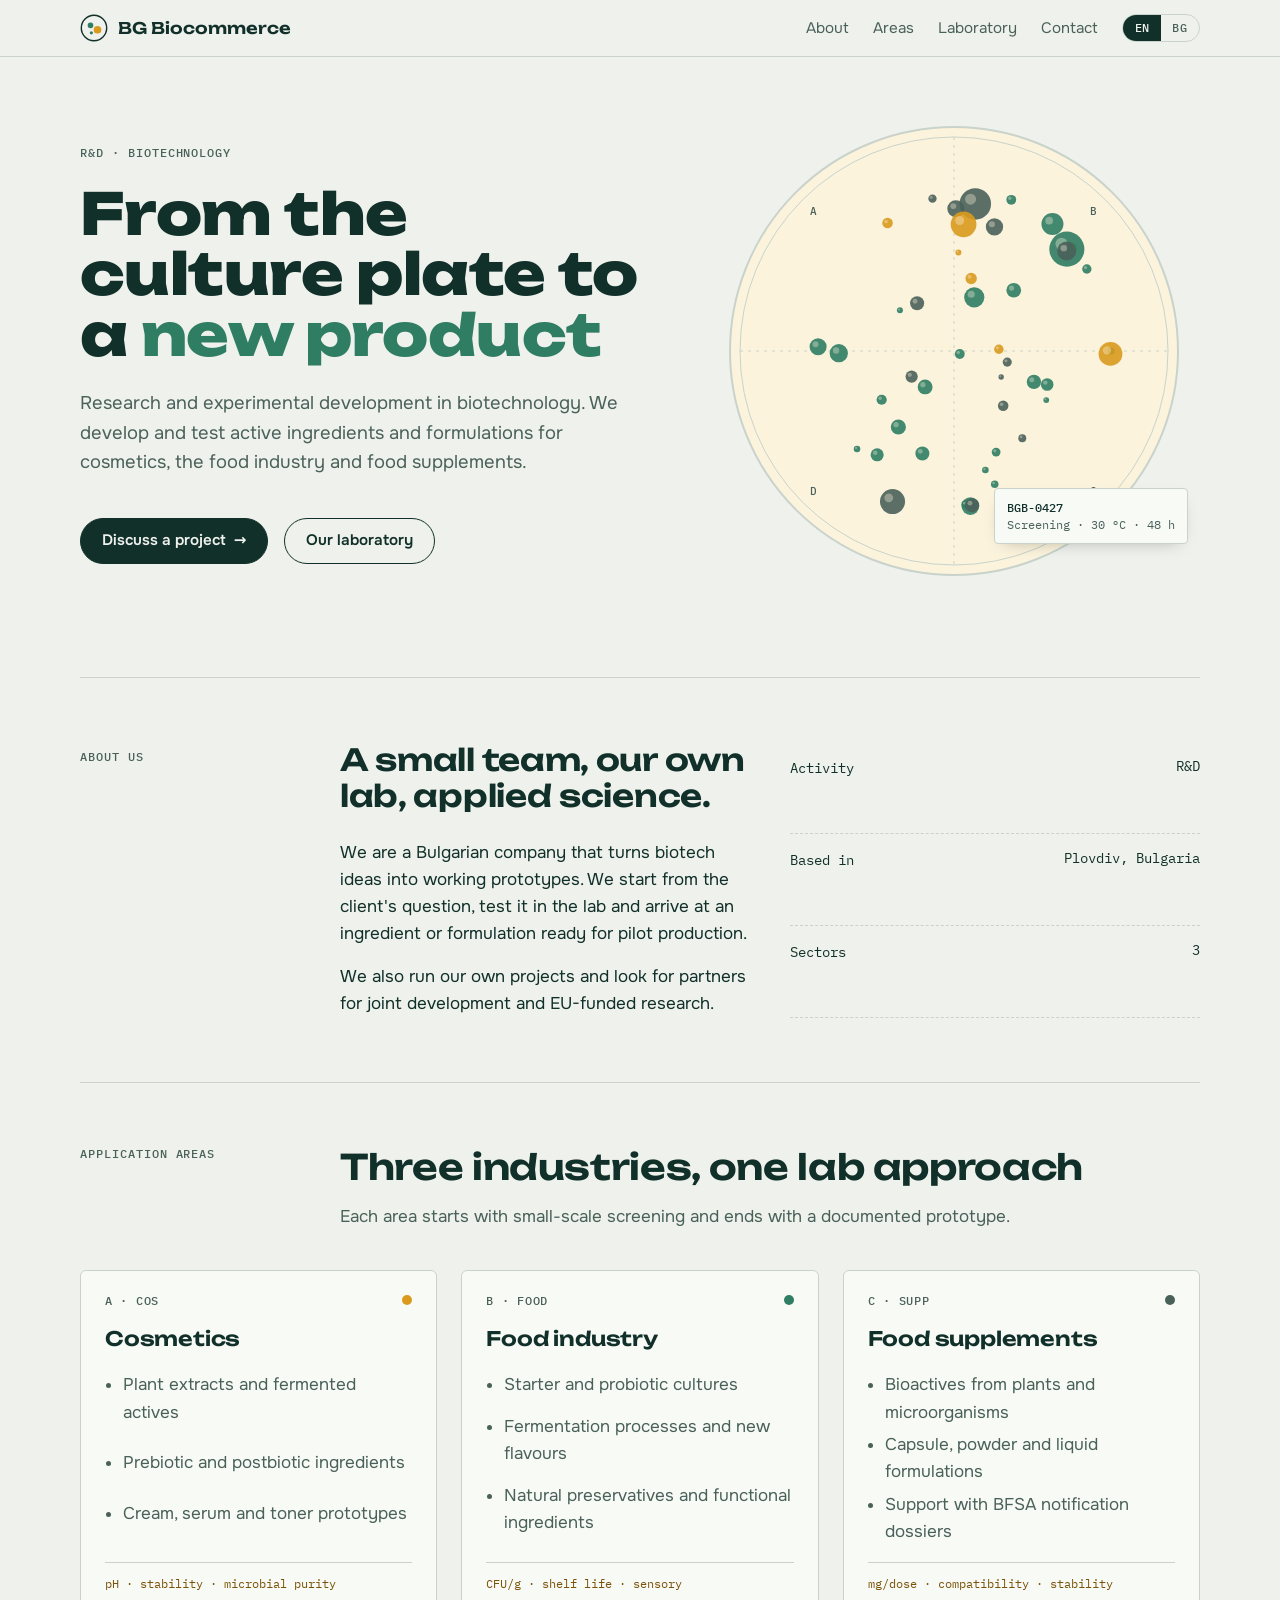
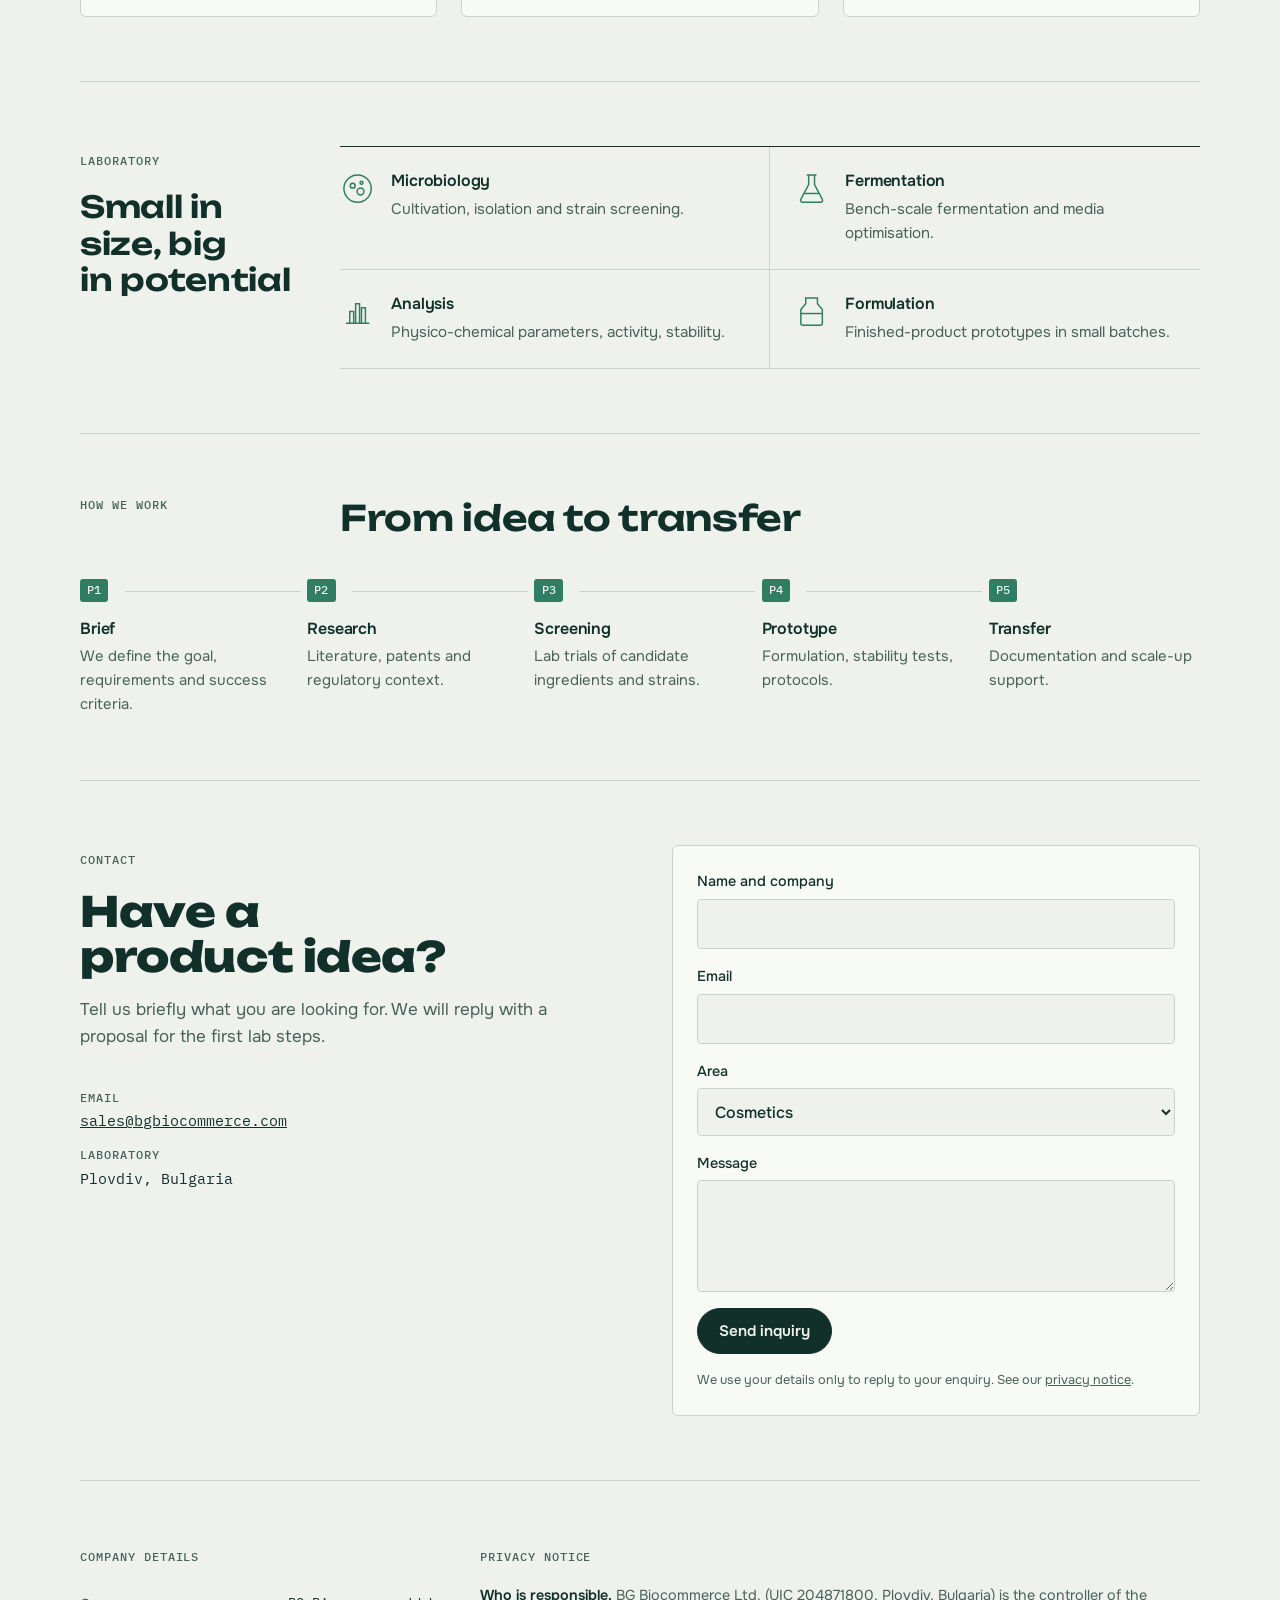
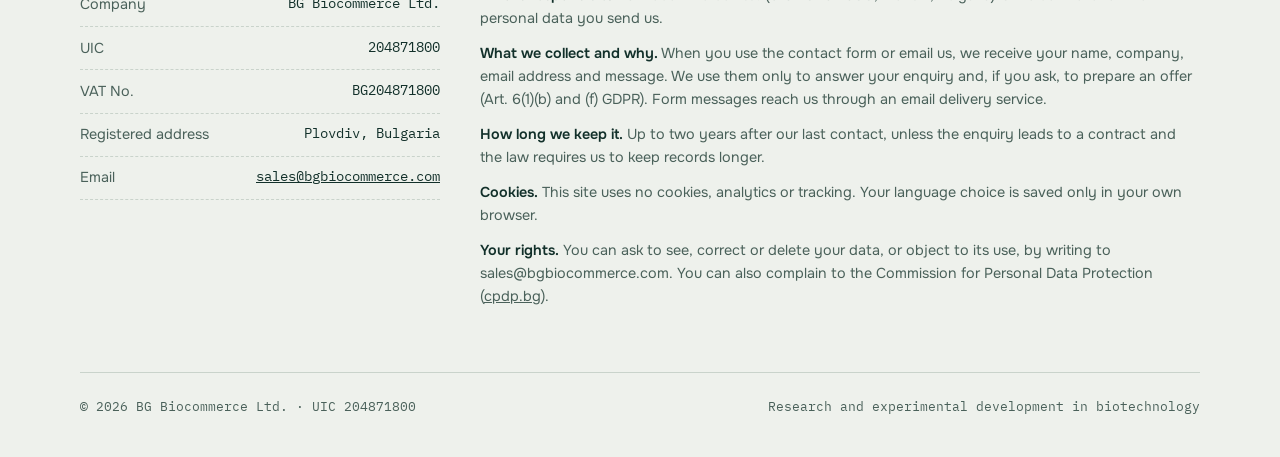
<file: docs/index.html>
<!doctype html>
<html lang="en" data-lang="en">
<head>
<meta charset="utf-8">
<meta name="viewport" content="width=device-width, initial-scale=1, viewport-fit=cover">
<title>BG Biocommerce · Biotechnology R&amp;D</title>
<meta name="description" content="BG Biocommerce: research and experimental development in biotechnology. Our laboratory develops and tests ingredients and formulations for cosmetics, the food industry and food supplements.">
<meta name="theme-color" content="#12302a">
<meta property="og:type" content="website">
<meta property="og:title" content="BG Biocommerce · Biotechnology R&amp;D">
<meta property="og:description" content="From the culture plate to a new product. Biotech R&amp;D for cosmetics, food and food supplements.">
<link rel="icon" href="favicon.svg" type="image/svg+xml">
<link rel="preload" href="fonts/unbounded-400-800-latin.woff2" as="font" type="font/woff2" crossorigin>
<link rel="preload" href="fonts/onest-400-600-latin.woff2" as="font" type="font/woff2" crossorigin>
<link rel="stylesheet" href="fonts/fonts.css">
<style>
/* Layout: a lab notebook — a culture-plate hero, then specimen-label sections on a mineral ground, one amber "agar" accent. */
:root {
  --bg: #eef1ec;          /* mineral sage paper */
  --surface: #f8faf6;
  --ink: #12302a;         /* spruce ink */
  --ink-soft: #4a615a;
  --line: #c9d3cb;
  --accent: #d99a1e;      /* agar amber */
  --accent-ink: #7a5208;
  --cell: #2f7d63;        /* chlorophyll */
  --plate: #fbf3dc;
  --display: "Unbounded", "Arial Black", system-ui, sans-serif;
  --body: "Onest", "Segoe UI", system-ui, sans-serif;
  --mono: "IBM Plex Mono", ui-monospace, "SFMono-Regular", Menlo, monospace;
  --s1: .75rem; --s2: 1rem; --s3: 1.5rem; --s4: 2.5rem; --s5: 4rem; --s6: 6rem;
}
@media (prefers-color-scheme: dark) {
  :root:not([data-theme="light"]) {
    --bg: #0d1a17; --surface: #13241f; --ink: #e3ece6; --ink-soft: #9fb3aa;
    --line: #26413a; --accent: #f0b23a; --accent-ink: #f6c96b; --cell: #5fbf98; --plate: #1d2a22;
    color-scheme: dark;
  }
}
:root[data-theme="dark"] {
  --bg: #0d1a17; --surface: #13241f; --ink: #e3ece6; --ink-soft: #9fb3aa;
  --line: #26413a; --accent: #f0b23a; --accent-ink: #f6c96b; --cell: #5fbf98; --plate: #1d2a22;
  color-scheme: dark;
}

* { box-sizing: border-box; }
html { scroll-behavior: smooth; }
[hidden] { display: none !important; }
img { max-width: 100%; }
body {
  margin: 0;
  background: var(--bg); color: var(--ink);
  font: 400 1.0625rem/1.6 var(--body);
  padding-inline: 16px;
}
.wrap { max-width: 1120px; margin-inline: auto; }
a { color: inherit; }
:focus-visible { outline: 2px solid var(--accent); outline-offset: 3px; border-radius: 2px; }
h1, h2, h3 { font-family: var(--display); text-wrap: balance; margin: 0; letter-spacing: -.01em; }
p { margin: 0; }
.label {
  font: 500 .75rem/1.2 var(--mono); letter-spacing: .08em; text-transform: uppercase; color: var(--ink-soft);
}
html[data-lang="bg"] .en, html:not([data-lang="bg"]) .bg { display: none !important; }

/* Header */
header.top {
  position: sticky; top: env(safe-area-inset-top, 0px); z-index: 10;
  background: color-mix(in srgb, var(--bg) 88%, transparent);
  backdrop-filter: blur(8px);
  border-bottom: 1px solid var(--line);
  margin-inline: -16px; padding-inline: 16px;
}
header.top .wrap { display: flex; align-items: center; gap: var(--s3); padding-block: .85rem; }
.brand { display: flex; align-items: center; gap: .6rem; text-decoration: none; font: 600 1rem/1 var(--display); }
.brand svg { width: 28px; height: 28px; flex: none; }
nav.links { display: flex; gap: var(--s3); margin-left: auto; font-size: .95rem; }
nav.links a { text-decoration: none; color: var(--ink-soft); }
nav.links a:hover { color: var(--ink); }
.lang { display: flex; border: 1px solid var(--line); border-radius: 999px; overflow: hidden; }
.lang button {
  font: 500 .75rem/1 var(--mono); letter-spacing: .06em; padding: .45rem .7rem; border: 0;
  background: transparent; color: var(--ink-soft); cursor: pointer;
}
.lang button[aria-pressed="true"] { background: var(--ink); color: var(--bg); }
@media (max-width: 760px) { nav.links { display: none; } .lang { margin-left: auto; } }

/* Hero */
.hero { display: grid; grid-template-columns: 1.15fr 1fr; gap: var(--s5); align-items: center; padding-block: var(--s5) var(--s6); }
.hero > div { min-width: 0; }
.kid { display: inline-flex; gap: .6rem; align-items: center; margin-bottom: var(--s3); }
.hero h1 { font-size: clamp(2rem, 4.6vw, 3.6rem); font-weight: 800; line-height: 1.05; }
.hero h1 em { font-style: normal; color: var(--cell); }
.hero .lede { margin-top: var(--s3); max-width: 34em; font-size: 1.15rem; color: var(--ink-soft); }
.cta { display: flex; flex-wrap: wrap; gap: var(--s2); margin-top: var(--s4); }
.btn {
  display: inline-flex; align-items: center; gap: .5rem; padding: .9rem 1.3rem; border-radius: 999px;
  font: 600 .95rem/1 var(--body); text-decoration: none; border: 1px solid var(--ink); cursor: pointer;
}
.btn.primary { background: var(--ink); color: var(--bg); }
.btn.primary:hover { background: var(--cell); border-color: var(--cell); }
.btn.ghost { background: transparent; color: var(--ink); }
.btn.ghost:hover { border-color: var(--accent); }

.plate-wrap { position: relative; max-width: 100%; aspect-ratio: 1; width: min(460px, 100%); justify-self: center; }
.plate-wrap canvas { width: 100%; height: 100%; display: block; }
.plate-tag {
  position: absolute; right: -4px; bottom: 8%;
  background: var(--surface); border: 1px solid var(--line); border-radius: 4px;
  padding: .6rem .75rem; font: 400 .72rem/1.5 var(--mono); color: var(--ink-soft);
  box-shadow: 0 6px 18px -10px rgba(0,0,0,.35);
}
.plate-tag strong { color: var(--ink); font-weight: 500; }
@media (max-width: 860px) {
  .hero { grid-template-columns: 1fr; gap: var(--s4); padding-block: var(--s4) var(--s5); }
  .plate-wrap { width: min(340px, 100%); }
}

/* Sections */
section.block { padding-block: var(--s5); border-top: 1px solid var(--line); }
.sec-head { display: grid; grid-template-columns: 220px 1fr; gap: var(--s4); margin-bottom: var(--s4); }
.sec-head > * { min-width: 0; }
.sec-head h2 { font-size: clamp(1.5rem, 3vw, 2.2rem); font-weight: 600; line-height: 1.15; }
.sec-head p { margin-top: var(--s2); color: var(--ink-soft); max-width: 40em; }
@media (max-width: 760px) { .sec-head { grid-template-columns: 1fr; gap: var(--s1); } }

/* About */
.about { display: grid; grid-template-columns: 220px 1fr 1fr; gap: var(--s4); }
.about > div { min-width: 0; }
.about .col p + p { margin-top: var(--s2); }
.facts { list-style: none; margin: 0; padding: 0; display: grid; gap: 0; }
.facts li { display: flex; justify-content: space-between; gap: var(--s2); padding-block: .75rem; border-bottom: 1px dashed var(--line); }
.facts li span:last-child { font-family: var(--mono); font-size: .9rem; text-align: right; }
@media (max-width: 860px) { .about { grid-template-columns: 1fr; gap: var(--s3); } }

/* Application areas — specimen cards */
.areas { display: grid; grid-template-columns: repeat(3, 1fr); gap: var(--s3); }
.spec {
  background: var(--surface); border: 1px solid var(--line); border-radius: 6px;
  padding: var(--s3); display: grid; grid-template-rows: auto auto 1fr auto; gap: var(--s2); min-width: 0;
}
.spec .code { display: flex; justify-content: space-between; font: 500 .75rem/1 var(--mono); color: var(--ink-soft); letter-spacing: .06em; }
.spec .dot { width: 10px; height: 10px; border-radius: 50%; background: var(--accent); display: inline-block; }
.spec h3 { font-size: 1.25rem; font-weight: 600; }
.spec ul { margin: 0; padding-left: 1.1rem; color: var(--ink-soft); display: grid; gap: .35rem; }
.spec .foot { font: 400 .78rem/1.4 var(--mono); color: var(--accent-ink); border-top: 1px solid var(--line); padding-top: var(--s1); }
@media (max-width: 860px) { .areas { grid-template-columns: 1fr; } }

/* Lab */
.lab { display: grid; grid-template-columns: 220px 1fr; gap: var(--s4); }
.lab > * { min-width: 0; }
.caps { display: grid; grid-template-columns: repeat(2, 1fr); gap: 0; border-top: 1px solid var(--ink); }
.cap { padding: var(--s3) var(--s3) var(--s3) 0; border-bottom: 1px solid var(--line); display: grid; grid-template-columns: 2.2rem 1fr; gap: var(--s2); }
.cap:nth-child(odd) { border-right: 1px solid var(--line); }
.cap:nth-child(even) { padding-left: var(--s3); }
.cap svg { width: 2.2rem; height: 2.2rem; stroke: var(--cell); fill: none; stroke-width: 1.5; }
.cap h3 { font: 600 1rem/1.3 var(--body); margin-bottom: .3rem; }
.cap p { color: var(--ink-soft); font-size: .95rem; }
@media (max-width: 760px) {
  .lab { grid-template-columns: 1fr; gap: var(--s2); }
  .caps { grid-template-columns: 1fr; }
  .cap:nth-child(odd) { border-right: 0; }
  .cap:nth-child(even) { padding-left: 0; }
}

/* Process — a real sequence, so numbered */
.steps { list-style: none; margin: 0; padding: 0; display: grid; grid-template-columns: repeat(5, 1fr); gap: var(--s2); counter-reset: st; }
.steps li { counter-increment: st; position: relative; padding-top: var(--s4); min-width: 0; }
.steps li::before {
  content: "P" counter(st); position: absolute; top: 0; left: 0;
  font: 500 .75rem/1 var(--mono); color: var(--bg); background: var(--cell); padding: .35rem .45rem; border-radius: 3px;
}
html[data-lang="bg"] .steps li::before { content: "Ф" counter(st); }
.steps li::after { content: ""; position: absolute; top: .78rem; left: 2.8rem; right: -.6rem; height: 1px; background: var(--line); }
.steps li:last-child::after { display: none; }
.steps h3 { font: 600 1rem/1.3 var(--body); margin-bottom: .35rem; }
.steps p { font-size: .93rem; color: var(--ink-soft); }
@media (max-width: 900px) { .steps { grid-template-columns: 1fr 1fr; row-gap: var(--s3); } .steps li::after { display: none; } }
@media (max-width: 480px) { .steps { grid-template-columns: 1fr; } }

/* Contact */
.contact { display: grid; grid-template-columns: 1fr 1fr; gap: var(--s5); align-items: start; }
.contact > * { min-width: 0; }
.contact h2 { font-size: clamp(1.6rem, 3.4vw, 2.6rem); font-weight: 800; line-height: 1.1; }
.contact .intro { margin-top: var(--s2); color: var(--ink-soft); max-width: 32em; }
.addr { margin-top: var(--s4); display: grid; gap: var(--s2); }
.addr div { display: grid; gap: .2rem; }
.addr .v { font-family: var(--mono); font-size: .95rem; user-select: all; }
form { background: var(--surface); border: 1px solid var(--line); border-radius: 6px; padding: var(--s3); display: grid; gap: var(--s2); }
form label { display: grid; gap: .35rem; font-size: .9rem; font-weight: 500; }
input, select, textarea {
  font: inherit; font-size: 1rem; color: var(--ink); background: var(--bg);
  border: 1px solid var(--line); border-radius: 4px; padding: .7rem .8rem; width: 100%;
}
textarea { min-height: 7rem; resize: vertical; }
.sent { font: 400 .85rem/1.4 var(--mono); color: var(--cell); }
@media (max-width: 860px) { .contact { grid-template-columns: 1fr; gap: var(--s4); } }

.legal { display: grid; grid-template-columns: 1fr 2fr; gap: var(--s4); font-size: .9rem; }
.legal > * { min-width: 0; }
.co { margin: var(--s2) 0 0; display: grid; }
.co div { display: flex; justify-content: space-between; gap: var(--s2); padding-block: .6rem; border-bottom: 1px dashed var(--line); }
.co dt { color: var(--ink-soft); }
.co dd { margin: 0; font-family: var(--mono); font-size: .85rem; text-align: right; overflow-wrap: anywhere; }
.privacy > div { margin-top: var(--s2); display: grid; gap: var(--s1); max-width: 62em; color: var(--ink-soft); }
.privacy strong { color: var(--ink); font-weight: 600; }
@media (max-width: 860px) { .legal { grid-template-columns: 1fr; } }
footer { border-top: 1px solid var(--line); padding-block: var(--s3) var(--s4); display: flex; flex-wrap: wrap; gap: var(--s2); justify-content: space-between; color: var(--ink-soft); font: 400 .8rem/1.5 var(--mono); }

@media (prefers-reduced-motion: reduce) { * { transition: none !important; } }
.sent.err { color: var(--accent-ink); }
.note { font-size: .8rem; color: var(--ink-soft); }
</style>
</head>
<body>

<header class="top">
  <div class="wrap">
    <a class="brand" href="#top" aria-label="BG Biocommerce">
      <svg viewBox="0 0 32 32" aria-hidden="true">
        <circle cx="16" cy="16" r="14.5" fill="none" stroke="currentColor" stroke-width="1.6"/>
        <circle cx="12" cy="13" r="3.2" fill="var(--cell)"/>
        <circle cx="20" cy="18" r="4.4" fill="var(--accent)"/>
        <circle cx="13" cy="21.5" r="1.8" fill="var(--cell)"/>
      </svg>
      BG Biocommerce
    </a>
    <nav class="links" aria-label="Main">
      <a href="#about"><span class="bg">За нас</span><span class="en">About</span></a>
      <a href="#areas"><span class="bg">Направления</span><span class="en">Areas</span></a>
      <a href="#lab"><span class="bg">Лаборатория</span><span class="en">Laboratory</span></a>
      <a href="#contact"><span class="bg">Контакт</span><span class="en">Contact</span></a>
    </nav>
    <div class="lang" role="group" aria-label="Language">
      <button type="button" id="lang-en" data-set="en" aria-pressed="true">EN</button>
      <button type="button" id="lang-bg" data-set="bg" aria-pressed="false">BG</button>
    </div>
  </div>
</header>

<main class="wrap" id="top">
  <section class="hero">
    <div>
      <div class="kid">
        <span class="label"><span class="bg">НИРД · Биотехнологии</span><span class="en">R&amp;D · Biotechnology</span></span>
      </div>
      <h1>
        <span class="bg">От лабораторната плака до <em>нов продукт</em></span>
        <span class="en">From the culture plate to a <em>new product</em></span>
      </h1>
      <p class="lede">
        <span class="bg">Научноизследователска и развойна дейност в областта на биотехнологиите. Разработваме и тестваме активни съставки и формули за козметиката, хранителната индустрия и хранителните добавки.</span>
        <span class="en">Research and experimental development in biotechnology. We develop and test active ingredients and formulations for cosmetics, the food industry and food supplements.</span>
      </p>
      <div class="cta">
        <a class="btn primary" href="#contact"><span class="bg">Обсъдете проект</span><span class="en">Discuss a project</span> →</a>
        <a class="btn ghost" href="#lab"><span class="bg">Нашата лаборатория</span><span class="en">Our laboratory</span></a>
      </div>
    </div>
    <div class="plate-wrap">
      <canvas id="plate" aria-label="Culture plate illustration" role="img"></canvas>
      <div class="plate-tag" aria-hidden="true">
        <strong>BGB-0427</strong><br>
        <span class="bg">Скрининг · 30 °C · 48 ч</span><span class="en">Screening · 30 °C · 48 h</span>
      </div>
    </div>
  </section>

  <section class="block" id="about">
    <div class="about">
      <div><span class="label"><span class="bg">За нас</span><span class="en">About us</span></span></div>
      <div class="col">
        <h2 style="font-size:clamp(1.4rem,2.6vw,1.9rem);font-weight:600;line-height:1.2;margin-bottom:var(--s3)">
          <span class="bg">Малък екип, собствена лаборатория, приложна наука.</span>
          <span class="en">A small team, our own lab, applied science.</span>
        </h2>
        <p>
          <span class="bg">Ние сме българска компания, която превръща биотехнологични идеи в работещи прототипи. Започваме от въпроса на клиента, проверяваме го в лабораторията и стигаме до съставка или формула, готова за пилотно производство.</span>
          <span class="en">We are a Bulgarian company that turns biotech ideas into working prototypes. We start from the client's question, test it in the lab and arrive at an ingredient or formulation ready for pilot production.</span>
        </p>
        <p>
          <span class="bg">Работим и по собствени проекти и търсим партньори за съвместни разработки и проекти по европейски програми.</span>
          <span class="en">We also run our own projects and look for partners for joint development and EU-funded research.</span>
        </p>
      </div>
      <ul class="facts">
        <li><span><span class="bg">Дейност</span><span class="en">Activity</span></span><span><span class="en">R&amp;D</span><span class="bg">НИРД</span></span></li>
        <li><span><span class="bg">Седалище</span><span class="en">Based in</span></span><span><span class="bg">Пловдив, България</span><span class="en">Plovdiv, Bulgaria</span></span></li>
        <li><span><span class="bg">Направления</span><span class="en">Sectors</span></span><span>3</span></li>
      </ul>
    </div>
  </section>

  <section class="block" id="areas">
    <div class="sec-head">
      <span class="label"><span class="bg">Направления</span><span class="en">Application areas</span></span>
      <div>
        <h2><span class="bg">Три индустрии, един лабораторен подход</span><span class="en">Three industries, one lab approach</span></h2>
        <p><span class="bg">Всяко направление започва със скрининг в малък мащаб и завършва с документиран прототип.</span><span class="en">Each area starts with small-scale screening and ends with a documented prototype.</span></p>
      </div>
    </div>
    <div class="areas">
      <article class="spec">
        <div class="code"><span>A · COS</span><span class="dot" aria-hidden="true"></span></div>
        <h3><span class="bg">Козметика</span><span class="en">Cosmetics</span></h3>
        <ul>
          <li><span class="bg">Растителни екстракти и ферментирали активни съставки</span><span class="en">Plant extracts and fermented actives</span></li>
          <li><span class="bg">Пребиотични и постбиотични компоненти</span><span class="en">Prebiotic and postbiotic ingredients</span></li>
          <li><span class="bg">Прототипи на кремове, серуми, тоници</span><span class="en">Cream, serum and toner prototypes</span></li>
        </ul>
        <p class="foot"><span class="bg">pH · стабилност · микробиологична чистота</span><span class="en">pH · stability · microbial purity</span></p>
      </article>
      <article class="spec">
        <div class="code"><span>B · FOOD</span><span class="dot" aria-hidden="true" style="background:var(--cell)"></span></div>
        <h3><span class="bg">Хранителна индустрия</span><span class="en">Food industry</span></h3>
        <ul>
          <li><span class="bg">Стартерни и пробиотични култури</span><span class="en">Starter and probiotic cultures</span></li>
          <li><span class="bg">Ферментационни процеси и нови вкусове</span><span class="en">Fermentation processes and new flavours</span></li>
          <li><span class="bg">Естествени консерванти и функционални съставки</span><span class="en">Natural preservatives and functional ingredients</span></li>
        </ul>
        <p class="foot"><span class="bg">CFU/g · срок на годност · сензорика</span><span class="en">CFU/g · shelf life · sensory</span></p>
      </article>
      <article class="spec">
        <div class="code"><span>C · SUPP</span><span class="dot" aria-hidden="true" style="background:var(--ink-soft)"></span></div>
        <h3><span class="bg">Хранителни добавки</span><span class="en">Food supplements</span></h3>
        <ul>
          <li><span class="bg">Биоактивни вещества от растения и микроорганизми</span><span class="en">Bioactives from plants and microorganisms</span></li>
          <li><span class="bg">Рецептури за капсули, прахове, течни форми</span><span class="en">Capsule, powder and liquid formulations</span></li>
          <li><span class="bg">Подкрепа за документация към БАБХ</span><span class="en">Support with BFSA notification dossiers</span></li>
        </ul>
        <p class="foot"><span class="bg">mg/доза · съвместимост · стабилност</span><span class="en">mg/dose · compatibility · stability</span></p>
      </article>
    </div>
  </section>

  <section class="block" id="lab">
    <div class="lab">
      <div>
        <span class="label"><span class="bg">Лаборатория</span><span class="en">Laboratory</span></span>
        <h2 style="font-size:clamp(1.4rem,2.6vw,1.9rem);font-weight:600;line-height:1.2;margin-top:var(--s2)">
          <span class="bg">Малка по размер, голяма по потенциал</span><span class="en">Small in size, big in potential</span>
        </h2>
      </div>
      <div class="caps">
        <div class="cap">
          <svg viewBox="0 0 36 36" aria-hidden="true"><circle cx="18" cy="18" r="14"/><circle cx="13" cy="15" r="2.5"/><circle cx="21" cy="21" r="3.5"/><circle cx="22" cy="12" r="1.5"/></svg>
          <div><h3><span class="bg">Микробиология</span><span class="en">Microbiology</span></h3>
          <p><span class="bg">Култивиране, изолиране и скрининг на щамове.</span><span class="en">Cultivation, isolation and strain screening.</span></p></div>
        </div>
        <div class="cap">
          <svg viewBox="0 0 36 36" aria-hidden="true"><path d="M13 4h10M15 4v10L7 29a2 2 0 0 0 2 3h18a2 2 0 0 0 2-3l-8-15V4"/><path d="M10 23h16"/></svg>
          <div><h3><span class="bg">Ферментация</span><span class="en">Fermentation</span></h3>
          <p><span class="bg">Лабораторни ферментации и оптимизация на среди.</span><span class="en">Bench-scale fermentation and media optimisation.</span></p></div>
        </div>
        <div class="cap">
          <svg viewBox="0 0 36 36" aria-hidden="true"><path d="M6 30h24M10 30V18h4v12M16 30V10h4v20M22 30V14h4v16"/></svg>
          <div><h3><span class="bg">Анализи</span><span class="en">Analysis</span></h3>
          <p><span class="bg">Физикохимични показатели, активност, стабилност.</span><span class="en">Physico-chemical parameters, activity, stability.</span></p></div>
        </div>
        <div class="cap">
          <svg viewBox="0 0 36 36" aria-hidden="true"><path d="M12 4h12v6l5 6v14a2 2 0 0 1-2 2H9a2 2 0 0 1-2-2V16l5-6z"/><path d="M7 20h22"/></svg>
          <div><h3><span class="bg">Формулиране</span><span class="en">Formulation</span></h3>
          <p><span class="bg">Прототипи на готови продукти в малки партиди.</span><span class="en">Finished-product prototypes in small batches.</span></p></div>
        </div>
      </div>
    </div>
  </section>

  <section class="block" id="process">
    <div class="sec-head">
      <span class="label"><span class="bg">Как работим</span><span class="en">How we work</span></span>
      <div><h2><span class="bg">От идея до трансфер</span><span class="en">From idea to transfer</span></h2></div>
    </div>
    <ol class="steps">
      <li><h3><span class="bg">Задание</span><span class="en">Brief</span></h3><p><span class="bg">Формулираме целта, изискванията и критериите за успех.</span><span class="en">We define the goal, requirements and success criteria.</span></p></li>
      <li><h3><span class="bg">Проучване</span><span class="en">Research</span></h3><p><span class="bg">Литература, патенти и регулаторни рамки.</span><span class="en">Literature, patents and regulatory context.</span></p></li>
      <li><h3><span class="bg">Скрининг</span><span class="en">Screening</span></h3><p><span class="bg">Лабораторни опити с кандидат-съставки и щамове.</span><span class="en">Lab trials of candidate ingredients and strains.</span></p></li>
      <li><h3><span class="bg">Прототип</span><span class="en">Prototype</span></h3><p><span class="bg">Формула, тестове за стабилност, протоколи.</span><span class="en">Formulation, stability tests, protocols.</span></p></li>
      <li><h3><span class="bg">Трансфер</span><span class="en">Transfer</span></h3><p><span class="bg">Документация и подкрепа при мащабиране.</span><span class="en">Documentation and scale-up support.</span></p></li>
    </ol>
  </section>

  <section class="block" id="contact">
    <div class="contact">
      <div>
        <span class="label"><span class="bg">Контакт</span><span class="en">Contact</span></span>
        <h2 style="margin-top:var(--s2)"><span class="bg">Имате идея за продукт?</span><span class="en">Have a product idea?</span></h2>
        <p class="intro"><span class="bg">Опишете накратко какво търсите. Ще отговорим с предложение за първите лабораторни стъпки.</span><span class="en">Tell us briefly what you are looking for. We will reply with a proposal for the first lab steps.</span></p>
        <div class="addr">
          <div><span class="label"><span class="bg">Имейл</span><span class="en">Email</span></span><a class="v" href="mailto:sales@bgbiocommerce.com">sales@bgbiocommerce.com</a></div>
          <div><span class="label"><span class="bg">Лаборатория</span><span class="en">Laboratory</span></span><span class="v"><span class="bg">Пловдив, България</span><span class="en">Plovdiv, Bulgaria</span></span></div>
        </div>
      </div>
      <form id="inq">
        <label for="f-name"><span><span class="bg">Име и фирма</span><span class="en">Name and company</span></span>
          <input id="f-name" name="name" autocomplete="name" required></label>
        <label for="f-mail"><span><span class="bg">Имейл</span><span class="en">Email</span></span>
          <input id="f-mail" name="email" type="email" autocomplete="email" required></label>
        <label for="f-area"><span><span class="bg">Направление</span><span class="en">Area</span></span>
          <select id="f-area" name="area">
            <option value="Cosmetics" data-bg="Козметика">Cosmetics</option>
            <option value="Food industry" data-bg="Хранителна индустрия">Food industry</option>
            <option value="Food supplements" data-bg="Хранителни добавки">Food supplements</option>
            <option value="Other / joint project" data-bg="Друго / съвместен проект">Other / joint project</option>
          </select></label>
        <label for="f-msg"><span><span class="bg">Съобщение</span><span class="en">Message</span></span>
          <textarea id="f-msg" name="message" required></textarea></label>
        <input type="checkbox" name="botcheck" id="f-botcheck" tabindex="-1" autocomplete="off" hidden>
        <button class="btn primary" type="submit" style="justify-self:start"><span class="bg">Изпратете запитване</span><span class="en">Send inquiry</span></button>
        <p class="note"><span class="en">We use your details only to reply to your enquiry. See our <a href="#privacy">privacy notice</a>.</span><span class="bg">Използваме данните ви само за да отговорим на запитването. Вижте <a href="#privacy">информацията за поверителност</a>.</span></p>
        <p class="sent" id="sent" role="status" hidden></p>
      </form>
    </div>
  </section>

  <section class="block legal" id="privacy">
    <div>
      <span class="label"><span class="en">Company details</span><span class="bg">Данни за дружеството</span></span>
      <dl class="co">
        <div><dt><span class="en">Company</span><span class="bg">Дружество</span></dt><dd>BG Biocommerce Ltd.</dd></div>
        <div><dt><span class="en">UIC</span><span class="bg">ЕИК</span></dt><dd>204871800</dd></div>
        <div><dt><span class="en">VAT No.</span><span class="bg">ИН по ДДС</span></dt><dd>BG204871800</dd></div>
        <div><dt><span class="en">Registered address</span><span class="bg">Адрес</span></dt><dd><span class="en">Plovdiv, Bulgaria</span><span class="bg">Пловдив, България</span></dd></div>
        <div><dt><span class="en">Email</span><span class="bg">Имейл</span></dt><dd><a href="mailto:sales@bgbiocommerce.com">sales@bgbiocommerce.com</a></dd></div>
      </dl>
    </div>
    <div class="privacy">
      <span class="label"><span class="en">Privacy notice</span><span class="bg">Поверителност</span></span>
      <div class="en">
        <p><strong>Who is responsible.</strong> BG Biocommerce Ltd. (UIC 204871800, Plovdiv, Bulgaria) is the controller of the personal data you send us.</p>
        <p><strong>What we collect and why.</strong> When you use the contact form or email us, we receive your name, company, email address and message. We use them only to answer your enquiry and, if you ask, to prepare an offer (Art. 6(1)(b) and (f) GDPR). Form messages reach us through an email delivery service.</p>
        <p><strong>How long we keep it.</strong> Up to two years after our last contact, unless the enquiry leads to a contract and the law requires us to keep records longer.</p>
        <p><strong>Cookies.</strong> This site uses no cookies, analytics or tracking. Your language choice is saved only in your own browser.</p>
        <p><strong>Your rights.</strong> You can ask to see, correct or delete your data, or object to its use, by writing to sales@bgbiocommerce.com. You can also complain to the Commission for Personal Data Protection (<a href="https://www.cpdp.bg" rel="noopener">cpdp.bg</a>).</p>
      </div>
      <div class="bg">
        <p><strong>Администратор.</strong> „BG Biocommerce Ltd.“ (ЕИК 204871800, гр. Пловдив, България) е администратор на личните данни, които ни изпращате.</p>
        <p><strong>Какви данни и защо.</strong> Когато използвате формата за контакт или ни пишете, получаваме вашето име, фирма, имейл и съобщение. Използваме ги само за да отговорим на запитването и, по ваше желание, да подготвим оферта (чл. 6, пар. 1, б. „б“ и „е“ от ОРЗД). Съобщенията от формата достигат до нас чрез услуга за доставка на имейли.</p>
        <p><strong>Срок на съхранение.</strong> До две години след последния ни контакт, освен ако запитването доведе до договор и законът изисква по-дълго съхранение.</p>
        <p><strong>Бисквитки.</strong> Сайтът не използва бисквитки, анализи или проследяване. Изборът на език се пази само във вашия браузър.</p>
        <p><strong>Вашите права.</strong> Можете да поискате достъп, коригиране или изтриване на данните си или да възразите срещу обработването им, като пишете на sales@bgbiocommerce.com. Имате право на жалба до Комисията за защита на личните данни (<a href="https://www.cpdp.bg" rel="noopener">cpdp.bg</a>).</p>
      </div>
    </div>
  </section>

  <footer>
    <span>© 2026 BG Biocommerce Ltd. · <span class="en">UIC</span><span class="bg">ЕИК</span> 204871800</span>
    <span><span class="bg">Научноизследователска и развойна дейност в областта на биотехнологиите</span><span class="en">Research and experimental development in biotechnology</span></span>
  </footer>
</main>

<script>
(() => {
  const root = document.documentElement;
  const setLang = (l) => {
    root.setAttribute('data-lang', l);
    root.setAttribute('lang', l);
    document.querySelectorAll('.lang button').forEach(b => b.setAttribute('aria-pressed', String(b.dataset.set === l)));
    document.querySelectorAll('#f-area option').forEach(o => {
      if (!o.dataset.en) o.dataset.en = o.textContent;
      o.textContent = l === 'bg' ? o.dataset.bg : o.dataset.en;
    });
    try { localStorage.setItem('bgb-lang', l); } catch (e) {}
  };
  document.querySelectorAll('.lang button').forEach(b => b.addEventListener('click', () => setLang(b.dataset.set)));
  let saved = 'en';
  try { saved = localStorage.getItem('bgb-lang') || 'en'; } catch (e) {}
  setLang(saved);

  // Contact form. Set FORM_ACCESS_KEY to a Web3Forms key (https://web3forms.com) to deliver
  // enquiries by email. Without a key the form opens the visitor's email app instead.
  const FORM_ACCESS_KEY = 'a4fbc38a-ad10-4272-9a17-7a037b1d7873';
  const CONTACT_EMAIL = 'sales@bgbiocommerce.com';
  const form = document.getElementById('inq');
  const sent = document.getElementById('sent');
  const say = (en, bg, err) => {
    sent.textContent = root.getAttribute('data-lang') === 'bg' ? bg : en;
    sent.classList.toggle('err', !!err);
    sent.hidden = false;
  };
  form.addEventListener('submit', async (e) => {
    e.preventDefault();
    const d = Object.fromEntries(new FormData(form));
    if (d.botcheck) return;
    delete d.botcheck;
    const subject = `Website enquiry: ${d.area}`;
    if (!FORM_ACCESS_KEY) {
      const body = `${d.message}\n\n${d.name}\n${d.email}`;
      location.href = `mailto:${CONTACT_EMAIL}?subject=${encodeURIComponent(subject)}&body=${encodeURIComponent(body)}`;
      return;
    }
    const btn = form.querySelector('button[type="submit"]');
    btn.disabled = true;
    try {
      const res = await fetch('https://api.web3forms.com/submit', {
        method: 'POST',
        headers: { 'Content-Type': 'application/json', Accept: 'application/json' },
        body: JSON.stringify({ access_key: FORM_ACCESS_KEY, subject, from_name: 'BG Biocommerce website', ...d }),
      });
      if (!res.ok) throw new Error(res.status);
      form.reset();
      say('Thank you. We received your enquiry and will reply soon.', 'Благодарим ви. Получихме запитването и ще отговорим скоро.');
    } catch (err) {
      say(`The message could not be sent. Please email us at ${CONTACT_EMAIL}.`, `Съобщението не беше изпратено. Моля, пишете ни на ${CONTACT_EMAIL}.`, true);
    } finally {
      btn.disabled = false;
    }
  });

  // Culture plate: colonies grow once from a seeded pattern, then rest.
  const cv = document.getElementById('plate');
  const ctx = cv.getContext('2d');
  const css = (n) => getComputedStyle(root).getPropertyValue(n).trim();
  let rnd = 7;
  const r = () => (rnd = (rnd * 16807) % 2147483647) / 2147483647;
  const colonies = [];
  for (let i = 0; i < 46; i++) {
    const a = r() * Math.PI * 2, d = Math.sqrt(r()) * 0.78;
    colonies.push({ x: Math.cos(a) * d, y: Math.sin(a) * d, s: 0.012 + r() * r() * 0.07, k: r() < 0.3 ? 'accent' : (r() < 0.75 ? 'cell' : 'ink-soft'), delay: r() * 0.6 });
  }
  const reduce = matchMedia('(prefers-reduced-motion: reduce)').matches;
  let t0 = null;
  function draw(ts) {
    if (t0 === null) t0 = ts;
    const p = reduce ? 1 : Math.min(1, (ts - t0) / 2400);
    const dpr = window.devicePixelRatio || 1;
    const w = cv.clientWidth;
    if (cv.width !== Math.round(w * dpr)) { cv.width = Math.round(w * dpr); cv.height = Math.round(w * dpr); }
    ctx.setTransform(dpr, 0, 0, dpr, 0, 0);
    ctx.clearRect(0, 0, w, w);
    const c = w / 2, R = w / 2 - 6;
    // dish
    ctx.beginPath(); ctx.arc(c, c, R, 0, Math.PI * 2);
    ctx.fillStyle = css('--plate'); ctx.fill();
    ctx.lineWidth = 2; ctx.strokeStyle = css('--line'); ctx.stroke();
    ctx.beginPath(); ctx.arc(c, c, R - 10, 0, Math.PI * 2);
    ctx.lineWidth = 1; ctx.strokeStyle = css('--line'); ctx.stroke();
    // quadrant marks like a streak plate
    ctx.setLineDash([3, 5]);
    ctx.beginPath(); ctx.moveTo(c, c - R + 10); ctx.lineTo(c, c + R - 10); ctx.moveTo(c - R + 10, c); ctx.lineTo(c + R - 10, c); ctx.stroke();
    ctx.setLineDash([]);
    for (const col of colonies) {
      const g = Math.max(0, Math.min(1, (p - col.delay) / 0.4));
      if (g <= 0) continue;
      const e = 1 - Math.pow(1 - g, 3);
      const rad = col.s * R * e;
      const x = c + col.x * (R - 14), y = c + col.y * (R - 14);
      ctx.beginPath(); ctx.arc(x, y, rad, 0, Math.PI * 2);
      ctx.globalAlpha = 0.9; ctx.fillStyle = css('--' + col.k); ctx.fill();
      ctx.globalAlpha = 0.35; ctx.beginPath(); ctx.arc(x - rad * 0.3, y - rad * 0.3, rad * 0.35, 0, Math.PI * 2);
      ctx.fillStyle = css('--plate'); ctx.fill();
      ctx.globalAlpha = 1;
    }
    // quadrant labels
    ctx.font = '500 11px "IBM Plex Mono", monospace'; ctx.fillStyle = css('--ink-soft');
    ['A', 'B', 'C', 'D'].forEach((l, i) => {
      const ang = -Math.PI * 3 / 4 + i * Math.PI / 2;
      ctx.fillText(l, c + Math.cos(ang) * (R - 26) - 4, c + Math.sin(ang) * (R - 26) + 4);
    });
    if (p < 1) requestAnimationFrame(draw);
  }
  requestAnimationFrame(draw);
  const redraw = () => { t0 = -1e9; requestAnimationFrame(draw); };
  addEventListener('resize', redraw);
  matchMedia('(prefers-color-scheme: dark)').addEventListener('change', redraw);
  new MutationObserver(redraw).observe(root, { attributes: true, attributeFilter: ['data-theme'] });
})();
</script>
</body>
</html>
</file>
<file: docs/fonts/fonts.css>
/* Self-hosted from Google Fonts (SIL Open Font License). */
@font-face {
  font-family: 'IBM Plex Mono';
  font-style: normal;
  font-weight: 400;
  font-display: swap;
  src: url(ibm-plex-mono-400-cyrillic.woff2) format('woff2');
  unicode-range: U+0301, U+0400-045F, U+0490-0491, U+04B0-04B1, U+2116;
}
@font-face {
  font-family: 'IBM Plex Mono';
  font-style: normal;
  font-weight: 400;
  font-display: swap;
  src: url(ibm-plex-mono-400-latin.woff2) format('woff2');
  unicode-range: U+0000-00FF, U+0131, U+0152-0153, U+02BB-02BC, U+02C6, U+02DA, U+02DC, U+0304, U+0308, U+0329, U+2000-206F, U+20AC, U+2122, U+2191, U+2193, U+2212, U+2215, U+FEFF, U+FFFD;
}
@font-face {
  font-family: 'IBM Plex Mono';
  font-style: normal;
  font-weight: 500;
  font-display: swap;
  src: url(ibm-plex-mono-500-cyrillic.woff2) format('woff2');
  unicode-range: U+0301, U+0400-045F, U+0490-0491, U+04B0-04B1, U+2116;
}
@font-face {
  font-family: 'IBM Plex Mono';
  font-style: normal;
  font-weight: 500;
  font-display: swap;
  src: url(ibm-plex-mono-500-latin.woff2) format('woff2');
  unicode-range: U+0000-00FF, U+0131, U+0152-0153, U+02BB-02BC, U+02C6, U+02DA, U+02DC, U+0304, U+0308, U+0329, U+2000-206F, U+20AC, U+2122, U+2191, U+2193, U+2212, U+2215, U+FEFF, U+FFFD;
}
@font-face {
  font-family: 'Onest';
  font-style: normal;
  font-weight: 400 600;
  font-display: swap;
  src: url(onest-400-600-cyrillic.woff2) format('woff2');
  unicode-range: U+0301, U+0400-045F, U+0490-0491, U+04B0-04B1, U+2116;
}
@font-face {
  font-family: 'Onest';
  font-style: normal;
  font-weight: 400 600;
  font-display: swap;
  src: url(onest-400-600-latin.woff2) format('woff2');
  unicode-range: U+0000-00FF, U+0131, U+0152-0153, U+02BB-02BC, U+02C6, U+02DA, U+02DC, U+0304, U+0308, U+0329, U+2000-206F, U+20AC, U+2122, U+2191, U+2193, U+2212, U+2215, U+FEFF, U+FFFD;
}
@font-face {
  font-family: 'Unbounded';
  font-style: normal;
  font-weight: 400 800;
  font-display: swap;
  src: url(unbounded-400-800-cyrillic.woff2) format('woff2');
  unicode-range: U+0301, U+0400-045F, U+0490-0491, U+04B0-04B1, U+2116;
}
@font-face {
  font-family: 'Unbounded';
  font-style: normal;
  font-weight: 400 800;
  font-display: swap;
  src: url(unbounded-400-800-latin.woff2) format('woff2');
  unicode-range: U+0000-00FF, U+0131, U+0152-0153, U+02BB-02BC, U+02C6, U+02DA, U+02DC, U+0304, U+0308, U+0329, U+2000-206F, U+20AC, U+2122, U+2191, U+2193, U+2212, U+2215, U+FEFF, U+FFFD;
}
</file>
